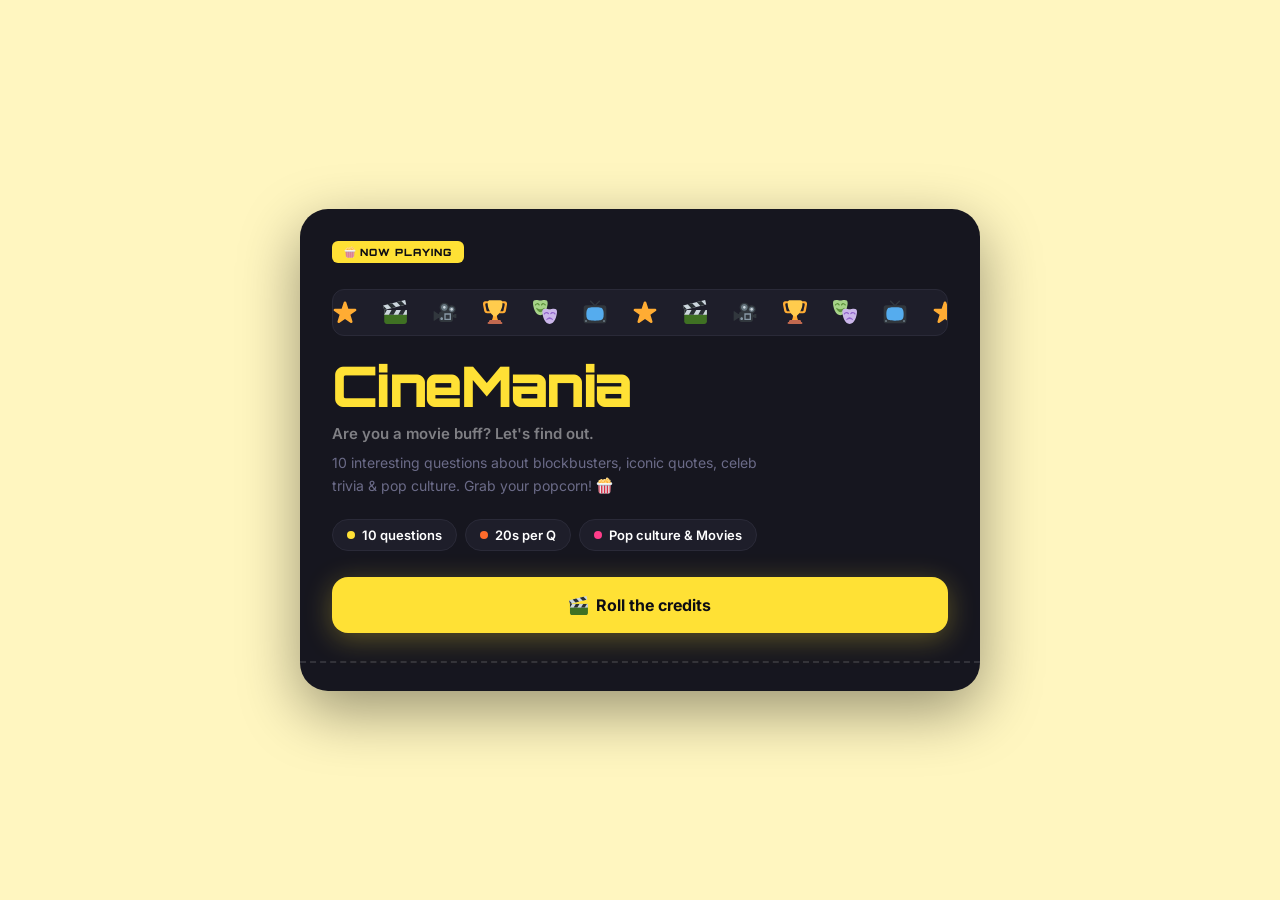
<file: index.html>
<!DOCTYPE html>
<html lang="en">

<head>
    <meta charset="UTF-8">
    <meta name="viewport" content="width=device-width, initial-scale=1.0">
    <title>CineMania</title>
    <link rel="preconnect" href="https://fonts.googleapis.com">
    <link rel="preconnect" href="https://fonts.gstatic.com" crossorigin>
    <link
        href="https://fonts.googleapis.com/css2?family=Inter:wght@400;500;600;700&family=Orbitron:wght@400;500;600;700;800;900&display=swap"
        rel="stylesheet">
    <link rel="stylesheet" href="style.css">
    <script type="text/javascript">
    (function(c,l,a,r,i,t,y){
        c[a]=c[a]||function(){(c[a].q=c[a].q||[]).push(arguments)};
        t=l.createElement(r);t.async=1;t.src="https://www.clarity.ms/tag/"+i;
        y=l.getElementsByTagName(r)[0];y.parentNode.insertBefore(t,y);
    })(window, document, "clarity", "script", "wjo2b4kcle");
</script>
</head>

<body>
    <canvas id="confetti"></canvas>

    <div class="shell">
        <!-- Welcome screen -->
        <div id="s-welcome" class="screen active">
            <div class="ticket">
                <div class="tc tl"></div>
                <div class="tc tr"></div>
                <div class="tc bl"></div>
                <div class="tc br"></div>

                <div class="t-body">
                    <div class="logo">
                        <div class="badge"><img src="popcorn.svg" alt="popcorn" class="icon"> Now Playing</div>
                    </div>

                    <div class="marquee-wrap">
                        <div class="marquee-track">
                            <span class="mi"><img src="star.svg" alt="star" class="icon"></span><span class="mi"><img
                                    src="clapper.svg" alt="clapper" class="icon"></span><span class="mi"><img
                                    src="movie.svg" alt="movie" class="icon"></span>
                            <span class="mi"><img src="trophy.svg" alt="trophy" class="icon"></span><span
                                class="mi"><img src="performing-arts.svg" alt="performing arts"
                                    class="icon"></span><span class="mi"><img src="tv.svg" alt="tv" class="icon"></span>
                            <span class="mi"><img src="star.svg" alt="star" class="icon"></span><span class="mi"><img
                                    src="clapper.svg" alt="clapper" class="icon"></span><span class="mi"><img
                                    src="movie.svg" alt="Movies" class="icon"></span>
                            <span class="mi"><img src="trophy.svg" alt="trophy" class="icon"></span><span
                                class="mi"><img src="performing-arts.svg" alt="performing arts"
                                    class="icon"></span><span class="mi"><img src="tv.svg" alt="tv" class="icon"></span>
                            <span class="mi"><img src="star.svg" alt="star" class="icon"></span><span class="mi"><img
                                    src="clapper.svg" alt="clapper" class="icon"></span><span class="mi"><img
                                    src="movie.svg" alt="movie" class="icon"></span>
                            <span class="mi"><img src="trophy.svg" alt="trophy" class="icon"></span><span
                                class="mi"><img src="performing-arts.svg" alt="performing arts"
                                    class="icon"></span><span class="mi"><img src="tv.svg" alt="tv" class="icon"></span>
                            <span class="mi"><img src="star.svg" alt="star" class="icon"></span><span class="mi"><img
                                    src="clapper.svg" alt="clapper" class="icon"></span><span class="mi"><img
                                    src="movie.svg" alt="movie" class="icon"></span>
                            <span class="mi"><img src="trophy.svg" alt="trophy" class="icon"></span><span
                                class="mi"><img src="performing-arts.svg" alt="performing arts"
                                    class="icon"></span><span class="mi"><img src="tv.svg" alt="tv" class="icon"></span>
                        </div>
                    </div>

                    <h1 class="hero-title">CineMania</h1>
                    <p class="hero-tag">Are you a movie buff? Let's find out.</p>
                    <p class="hero-sub">
                        10 interesting questions about blockbusters, iconic quotes, celeb trivia &amp; pop culture.
                        Grab your popcorn! <img src="popcorn.svg" alt="popcorn" class="icon">
                    </p>

                    <div class="chips">
                        <div class="chip">
                            <div class="cd chip-yellow"></div>10 questions
                        </div>
                        <div class="chip">
                            <div class="cd chip-orange"></div>20s per Q
                        </div>
                        <div class="chip">
                            <div class="cd chip-pink"></div>Pop culture &amp; Movies
                        </div>
                    </div>

                    <button class="btn-cta" id="start-btn"><img src="clapper.svg" alt="clapper" class="icon"> Roll the
                        credits</button>
                </div>

                <div class="t-strip">
                    <div class="sd"></div>
                    <div class="sd"></div>
                    <div class="sd"></div>
                </div>
            </div>
        </div>

        <!-- Quiz screen -->
        <div id="s-quiz" class="screen">
            <div class="ticket" id="quiz-card">
                <div class="tc tl"></div>
                <div class="tc tr"></div>
                <div class="tc bl"></div>
                <div class="tc br"></div>

                <div class="t-body">
                    <div class="quiz-top">
                        <div class="score-pill"><img src="star.svg" alt="star" class="icon"> Score <span class="sn"
                                id="spn">0</span></div>
                        <span class="q-ctr">Q<em id="qnum">1</em>/10</span>
                        <div class="timer-wrap"><img src="timer.svg" alt="timer" class="icon"><span class="tval"
                                id="tval">20</span></div>
                    </div>

                    <div class="pbar">
                        <div class="pfill" id="prog"></div>
                    </div>

                    <div class="q-cat" id="qcat"><img src="clapper.svg" alt="clapper" class="icon"> Movies</div>
                    <p class="q-text" id="qtext">Loading...</p>
                    <div class="opts" id="opts"></div>
                    <div class="fb" id="fb"></div>

                    <div class="next-row">
                        <button class="btn-next" id="btn-next">Next <img src="arrow-right.svg" alt="right arrow-right"
                                class="icon"></button>
                    </div>
                </div>

                <div class="t-strip">
                    <div class="sd"></div>
                    <div class="sd"></div>
                    <div class="sd"></div>
                    <span class="sl">CineMania · Pop Culture Edition</span>
                </div>
            </div>
        </div>

        <!-- Results screen -->
        <div id="s-results" class="screen">
            <div class="ticket">
                <div class="tc tl"></div>
                <div class="tc tr"></div>
                <div class="tc bl"></div>
                <div class="tc br"></div>

                <div class="t-body">
                    <div class="logo">
                        <div class="badge"><img src="trophy.svg" alt="trophy" class="icon"> Final Score</div>
                    </div>

                    <span class="remoji" id="remoji"><img src="trophy.svg" alt="trophy" class="icon"></span>
                    <h2 class="rtitle" id="rtitle">Absolute Cinema!</h2>
                    <p class="rsub" id="rsub">You are the main character.</p>

                    <div class="ring-wrap">
                        <svg class="ring-svg" viewBox="0 0 120 120">
                            <defs>
                                <linearGradient id="rg" x1="0%" y1="0%" x2="100%" y2="0%">
                                    <stop offset="0%" stop-color="#FF6B2B"></stop>
                                    <stop offset="100%" stop-color="#FFE135"></stop>
                                </linearGradient>
                            </defs>
                            <circle class="ring-bg" cx="60" cy="60" r="56"></circle>
                            <circle class="ring-fg" id="ring-fg" cx="60" cy="60" r="56"></circle>
                        </svg>

                        <div class="ring-in">
                            <div>
                                <span class="rscore" id="rscore">0/10</span>
                                <span class="rlbl">Score</span>
                            </div>
                        </div>
                    </div>

                    <div class="sgrid">
                        <div class="sbox">
                            <span class="semoji"><img src="check-mark-button.svg" alt="check" class="icon"></span>
                            <span class="sval" id="bdc">0</span>
                            <span class="skey">Correct</span>
                        </div>
                        <div class="sbox">
                            <span class="semoji"><img src="cross-mark-button.svg" alt="cross" class="icon"></span>
                            <span class="sval" id="bdw">0</span>
                            <span class="skey">Wrong</span>
                        </div>
                    </div>

                    <div class="rbtns">
                        <button class="btn-cta" id="restart-btn"><img src="rotate-ccw.svg" alt="retryS" class="icon">
                            Play Again</button>
                        <button class="btn-out" id="share-btn"><img src="share.svg" alt="share" class="icon">
                            Share</button>
                    </div>
                </div>

                <div class="t-strip">
                    <div class="sd"></div>
                    <div class="sd"></div>
                    <div class="sd"></div>
                    <span class="sl">You did it! · CineMania</span>
                </div>
            </div>
        </div>
    </div>

    <script src="script.js"></script>
</body>

</html>
</file>
<file: style.css>
:root {
    --yellow: #ffe135;
    --orange: #ff6b2b;
    --green: #00d68f;
    --red: #ff3d5a;
    --dark: #0d0d14;
    --dark2: #16161f;
    --dark3: #1e1e2a;
    --border: #2a2a38;
    --muted: #6b6b88;
    --white: #ffffff;
    --bg: #fff6c0;
    --ticket-cut-size: 20px;
    --heading-font: "Orbitron", sans-serif;
    --body-font: "Inter", sans-serif;
    --ease: cubic-bezier(0.4, 0, 0.2, 1);
}

*,
*::before,
*::after {
    box-sizing: border-box;
    margin: 0;
    padding: 0;
    -webkit-tap-highlight-color: transparent;
}

.icon {
    width: 1.2em;
    height: 1.2em;
    vertical-align: -0.2em;
    display: inline-block;
}

html {
    scroll-behavior: smooth;
    overflow-x: hidden;
}

body {
    font-family: var(--body-font);
    background: var(--bg);
    color: var(--white);
    min-height: 100vh;
    display: flex;
    align-items: center;
    justify-content: center;
    padding: 56px 20px;
    overflow-x: hidden;
}

.shell {
    width: 100%;
    max-width: 680px;
    margin: 0 auto;
}

.screen {
    display: none;
}

.screen.active {
    display: block;
    animation: slide-up 0.45s var(--ease) both;
}

@keyframes slide-up {
    from {
        opacity: 0;
        transform: translateY(24px);
    }

    to {
        opacity: 1;
        transform: translateY(0);
    }
}

/* Main ticket card */
.ticket {
    position: relative;
    background: var(--dark2);
    border-radius: 28px;
    box-shadow: 0 20px 60px rgba(0, 0, 0, 0.4);
    margin: 0;
    overflow: hidden;
}

.tc {
    display: none;
}



.t-body {
    padding: 32px 32px 28px;
    position: relative;
    z-index: 1;
}

.t-strip {
    position: relative;
    z-index: 1;
    border-top: 2px dashed rgba(255, 255, 255, 0.12);
    display: flex;
    align-items: center;
    gap: 8px;
    padding: 14px 24px;
}


.sl {
    font-size: 10px;
    font-weight: 700;
    color: var(--muted);
    text-transform: uppercase;
    letter-spacing: 0.1em;
}

.logo {
    display: flex;
    align-items: center;
    gap: 10px;
    margin-bottom: 26px;
}

.badge {
    background: var(--yellow);
    color: var(--dark);
    font-family: var(--heading-font);
    font-size: 10px;
    font-weight: 900;
    letter-spacing: 0.1em;
    text-transform: uppercase;
    padding: 5px 12px;
    border-radius: 6px;
}

.marquee-wrap {
    overflow: hidden;
    background: var(--dark3);
    border: 1.5px solid var(--border);
    border-radius: 12px;
    padding: 10px 0;
    margin-bottom: 22px;
}

.marquee-track {
    display: flex;
    gap: 26px;
    width: max-content;
    animation: marquee 16s linear infinite;
}

@keyframes marquee {
    from {
        transform: translateX(0);
    }

    to {
        transform: translateX(-50%);
    }
}

.mi {
    font-size: 20px;
}

.hero-title {
    font-family: var(--heading-font);
    font-size: clamp(32px, 8vw, 56px);
    font-weight: 900;
    color: var(--yellow);
    letter-spacing: -2px;
    line-height: 1;
    margin-bottom: 10px;
}

.hero-tag {
    font-size: 15px;
    font-weight: 600;
    color: rgba(255, 255, 255, 0.45);
    margin-bottom: 8px;
}

.hero-sub {
    font-size: 14px;
    color: var(--muted);
    line-height: 1.65;
    margin-bottom: 22px;
    max-width: 460px;
}

.chips {
    display: flex;
    flex-wrap: wrap;
    gap: 8px;
    margin-bottom: 26px;
}

.chip {
    display: inline-flex;
    align-items: center;
    gap: 7px;
    background: var(--dark3);
    border: 1.5px solid var(--border);
    border-radius: 99px;
    padding: 7px 14px;
    font-size: 13px;
    font-weight: 600;
}

.cd {
    width: 8px;
    height: 8px;
    border-radius: 50%;
}

.chip-yellow {
    background: #ffe135;
}

.chip-orange {
    background: #ff6b2b;
}

.chip-pink {
    background: #ff3d8a;
}

.btn-cta {
    display: flex;
    align-items: center;
    justify-content: center;
    gap: 8px;
    width: 100%;
    padding: 18px;
    border-radius: 16px;
    border: none;
    background: var(--yellow);
    color: var(--dark);
    font-family: var(--body-font);
    font-size: 16px;
    font-weight: 700;
    cursor: pointer;
    box-shadow: 0 6px 28px rgba(255, 225, 53, 0.3);
    transition: transform 0.2s, box-shadow 0.2s;
}

.btn-cta:hover {
    transform: translateY(-2px);
    box-shadow: 0 10px 36px rgba(255, 225, 53, 0.4);
}

.btn-cta:active {
    transform: scale(0.97);
}

.quiz-top {
    display: flex;
    align-items: center;
    justify-content: space-between;
    margin-bottom: 12px;
    gap: 8px;
    flex-wrap: wrap;
}

.score-pill {
    display: inline-flex;
    align-items: center;
    gap: 6px;
    background: var(--dark3);
    border: 1.5px solid var(--border);
    border-radius: 99px;
    padding: 6px 14px;
    font-size: 13px;
    font-weight: 700;
}

.sn {
    color: var(--yellow);
    font-family: var(--heading-font);
    font-size: 14px;
}

.q-ctr {
    font-family: var(--heading-font);
    font-size: 12px;
    font-weight: 700;
    color: var(--muted);
}

.q-ctr em {
    color: var(--yellow);
    font-style: normal;
}

.timer-wrap {
    display: flex;
    align-items: center;
    gap: 5px;
    font-size: 13px;
    font-weight: 700;
    color: var(--muted);
}

.tval {
    font-family: var(--heading-font);
    font-size: 17px;
    font-weight: 900;
    color: var(--yellow);
    min-width: 24px;
    text-align: right;
    transition: color 0.2s;
}

.tval.hot {
    color: var(--red);
}

.pbar {
    height: 5px;
    background: var(--dark3);
    border-radius: 99px;
    overflow: hidden;
    margin-bottom: 22px;
    border: 1px solid var(--border);
}

.pfill {
    height: 100%;
    width: 0%;
    background: linear-gradient(90deg, var(--orange), var(--yellow));
    border-radius: 99px;
    transition: width 0.5s var(--ease);
}

.q-cat {
    display: inline-flex;
    align-items: center;
    gap: 6px;
    background: var(--dark3);
    border: 1.5px solid var(--border);
    border-radius: 8px;
    padding: 4px 12px;
    font-size: 11px;
    font-weight: 700;
    letter-spacing: 0.1em;
    text-transform: uppercase;
    color: var(--muted);
    margin-bottom: 14px;
}

.q-text {
    font-family: var(--heading-font);
    font-size: clamp(16px, 3vw, 21px);
    font-weight: 700;
    line-height: 1.35;
    letter-spacing: -0.4px;
    margin-bottom: 22px;
}

.opts {
    display: flex;
    flex-direction: column;
    gap: 10px;
}

.opt {
    display: flex;
    align-items: center;
    gap: 13px;
    background: var(--dark3);
    border: 2px solid var(--border);
    border-radius: 14px;
    padding: 14px 16px;
    cursor: pointer;
    font-size: 14px;
    font-weight: 600;
    text-align: left;
    width: 100%;
    color: var(--white);
    transition: border-color 0.2s, background 0.2s, transform 0.2s;
}

.opt:hover:not(:disabled) {
    border-color: rgba(255, 225, 53, 0.4);
    transform: translateX(4px);
}

.opt:disabled {
    cursor: default;
}

.opt-l {
    min-width: 32px;
    height: 32px;
    border-radius: 9px;
    background: var(--dark);
    border: 1.5px solid var(--border);
    display: grid;
    place-items: center;
    font-family: var(--heading-font);
    font-size: 10px;
    font-weight: 900;
    color: var(--muted);
    flex-shrink: 0;
    transition: background 0.2s, border-color 0.2s, color 0.2s;
}

.opt.correct {
    background: #0a2a1f;
    border-color: var(--green);
}

.opt.correct .opt-l {
    background: var(--green);
    border-color: var(--green);
    color: var(--dark);
}

.opt.wrong {
    background: #2a0a10;
    border-color: var(--red);
}

.opt.wrong .opt-l {
    background: var(--red);
    border-color: var(--red);
    color: #fff;
}

.fb {
    margin-top: 16px;
    border-radius: 13px;
    padding: 13px 16px;
    font-size: 14px;
    font-weight: 500;
    line-height: 1.55;
    display: none;
    animation: slide-up 0.3s ease;
}

.fb.ok {
    background: rgba(0, 214, 143, 0.1);
    border: 1.5px solid rgba(0, 214, 143, 0.3);
    color: #00d68f;
}

.fb.no {
    background: rgba(255, 61, 90, 0.1);
    border: 1.5px solid rgba(255, 61, 90, 0.3);
    color: #ff7090;
}

.next-row {
    display: flex;
    justify-content: flex-end;
    margin-top: 18px;
}

.btn-next {
    display: none;
    background: var(--yellow);
    color: var(--dark);
    border: none;
    border-radius: 99px;
    padding: 11px 26px;
    font-family: var(--body-font);
    font-size: 14px;
    font-weight: 700;
    cursor: pointer;
    transition: transform 0.2s;
}

.btn-next:hover {
    transform: translateY(-2px);
}

.ring-wrap {
    position: relative;
    width: 148px;
    height: 148px;
    margin: 0 auto 22px;
}

.ring-svg {
    width: 100%;
    height: 100%;
    transform: rotate(-90deg);
}

.ring-bg {
    fill: none;
    stroke: var(--dark3);
    stroke-width: 10;
}

.ring-fg {
    fill: none;
    stroke: url(#rg);
    stroke-width: 10;
    stroke-linecap: round;
    stroke-dasharray: 376;
    stroke-dashoffset: 376;
    transition: stroke-dashoffset 1.4s var(--ease);
}

.ring-in {
    position: absolute;
    inset: 0;
    display: grid;
    place-items: center;
    text-align: center;
}

.rscore {
    font-family: var(--heading-font);
    font-size: 28px;
    font-weight: 900;
    color: var(--yellow);
    display: block;
    line-height: 1;
}

.rlbl {
    font-size: 10px;
    color: var(--muted);
    font-weight: 700;
    text-transform: uppercase;
    letter-spacing: 0.1em;
}

.remoji {
    font-size: 68px;
    display: block;
    text-align: center;
    margin-bottom: 12px;
    animation: pop 0.5s cubic-bezier(0.175, 0.885, 0.32, 1.275) 0.2s both;
}

@keyframes pop {
    from {
        opacity: 0;
        transform: scale(0.3);
    }

    to {
        opacity: 1;
        transform: scale(1);
    }
}

.rtitle {
    font-family: var(--heading-font);
    font-size: clamp(20px, 4vw, 30px);
    font-weight: 900;
    letter-spacing: -1px;
    text-align: center;
    margin-bottom: 6px;
}

.rsub {
    font-size: 14px;
    color: var(--muted);
    text-align: center;
    margin-bottom: 22px;
}

.sgrid {
    display: grid;
    grid-template-columns: 1fr 1fr;
    gap: 10px;
    margin-bottom: 22px;
}

.sbox {
    background: var(--dark3);
    border: 1.5px solid var(--border);
    border-radius: 14px;
    padding: 16px 10px;
    text-align: center;
}

.semoji {
    font-size: 22px;
    display: block;
    margin-bottom: 4px;
}

.sval {
    font-family: var(--heading-font);
    font-size: 24px;
    font-weight: 900;
    display: block;
    margin-bottom: 2px;
}

.skey {
    font-size: 10px;
    color: var(--muted);
    font-weight: 700;
    text-transform: uppercase;
    letter-spacing: 0.08em;
}

.rbtns {
    display: flex;
    gap: 10px;
    flex-wrap: wrap;
}

.rbtns .btn-cta {
    flex: 1;
    min-width: 130px;
    border-radius: 99px;
    font-size: 15px;
    padding: 15px 20px;
}

.btn-out {
    flex: 1;
    min-width: 100px;
    padding: 15px 20px;
    border-radius: 99px;
    border: 1.5px solid var(--border);
    background: transparent;
    color: var(--white);
    font-family: var(--body-font);
    font-size: 15px;
    font-weight: 700;
    cursor: pointer;
    transition: background 0.2s;
}

.btn-out:hover {
    background: var(--dark3);
}

#confetti {
    position: fixed;
    inset: 0;
    pointer-events: none;
    z-index: 999;
}

@media (max-width: 580px) {
    body {
        padding: 32px 16px;
    }
}

@media (max-width: 480px) {
    body {
        padding: 24px 12px;
    }
    
    .t-body {
        padding: 22px 18px 20px;
    }
    
    .t-strip {
        padding: 12px 18px;
    }
    
    .chip {
        font-size: 12px;
        padding: 6px 12px;
    }
    
    .opt {
        padding: 12px 14px;
        font-size: 13px;
    }
    
    .btn-cta {
        padding: 15px;
        font-size: 15px;
    }
    
    .rbtns {
        flex-direction: column;
    }
    
    .rbtns .btn-cta, .btn-out {
        width: 100%;
        min-width: 100%;
    }
}

@media (max-width: 360px) {
    body {
        padding: 16px 8px;
    }

    .t-body {
        padding: 18px 14px 16px;
    }

    .t-strip {
        padding: 10px 14px;
    }

    .hero-sub {
        font-size: 13px;
    }

    .ring-wrap {
        width: 120px;
        height: 120px;
    }

    .rscore {
        font-size: 24px;
    }

    .semoji {
        font-size: 18px;
    }

    .sval {
        font-size: 20px;
    }
}
</file>
